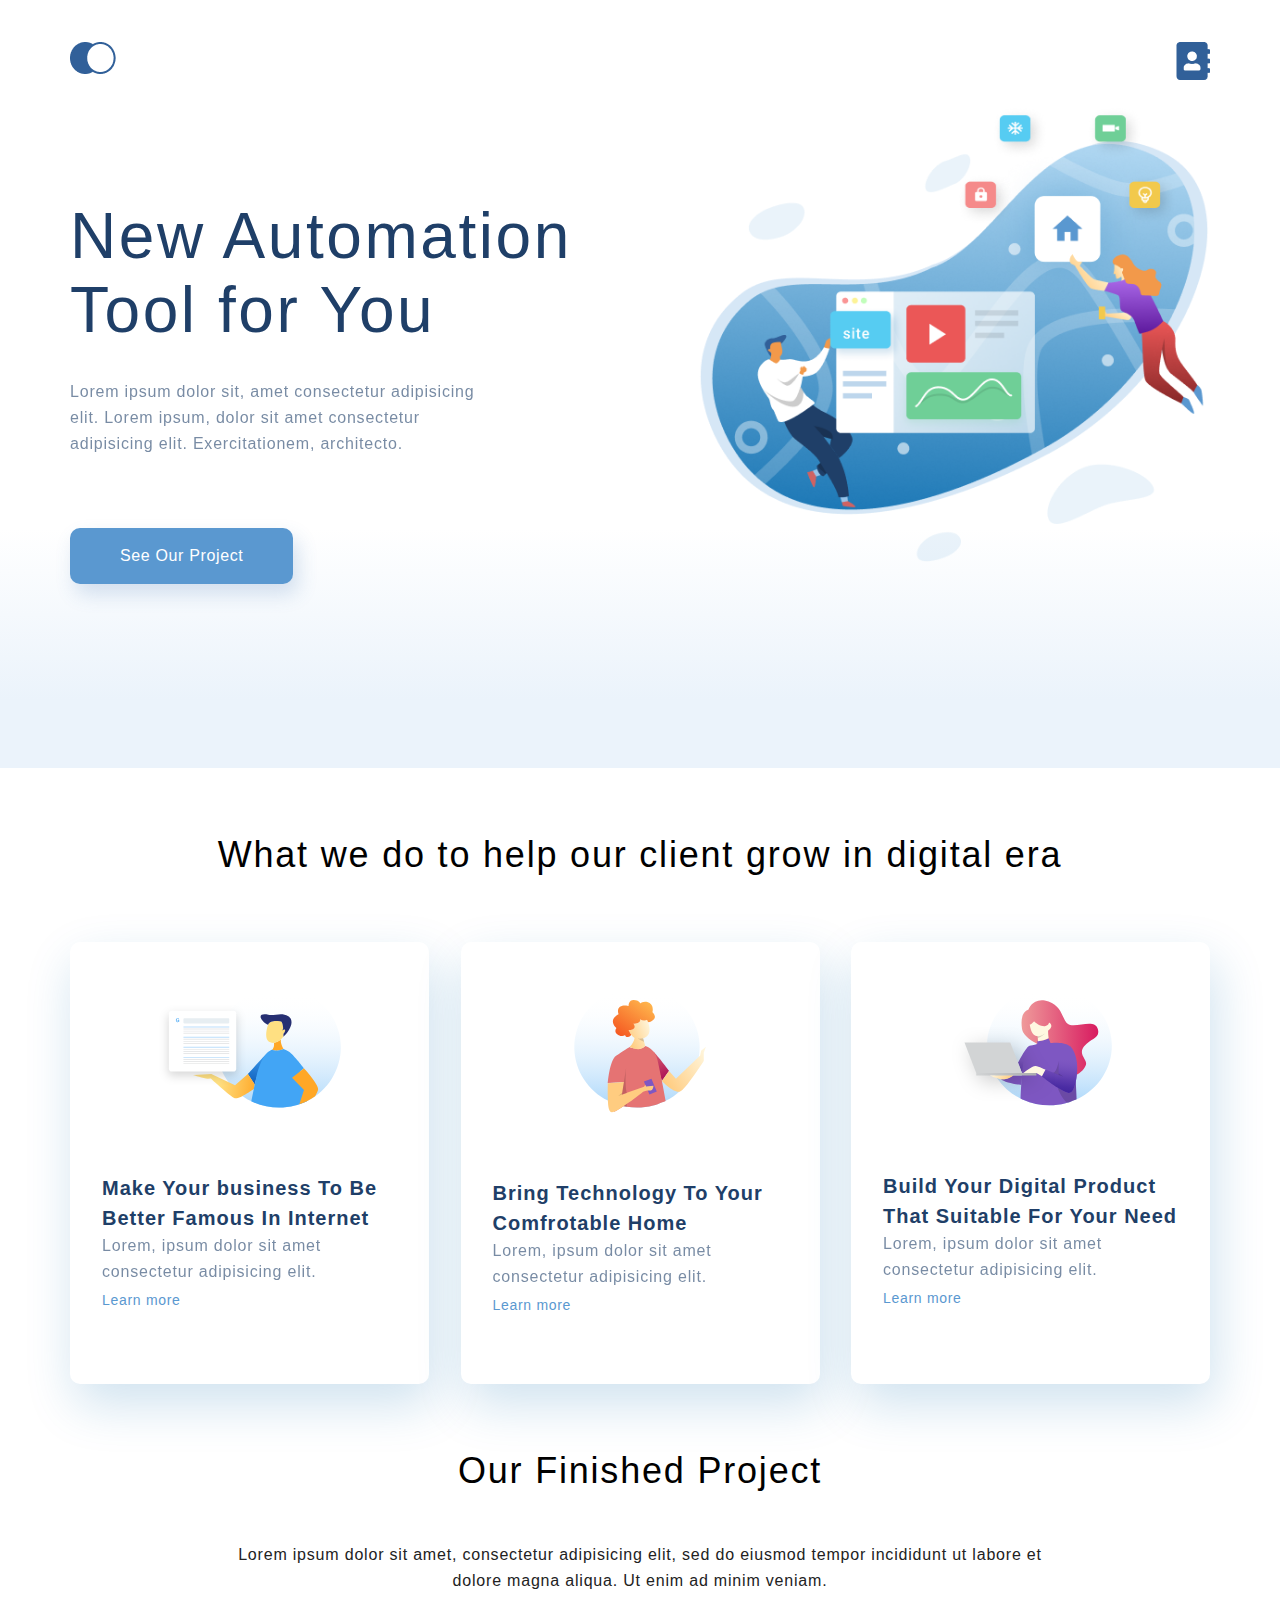
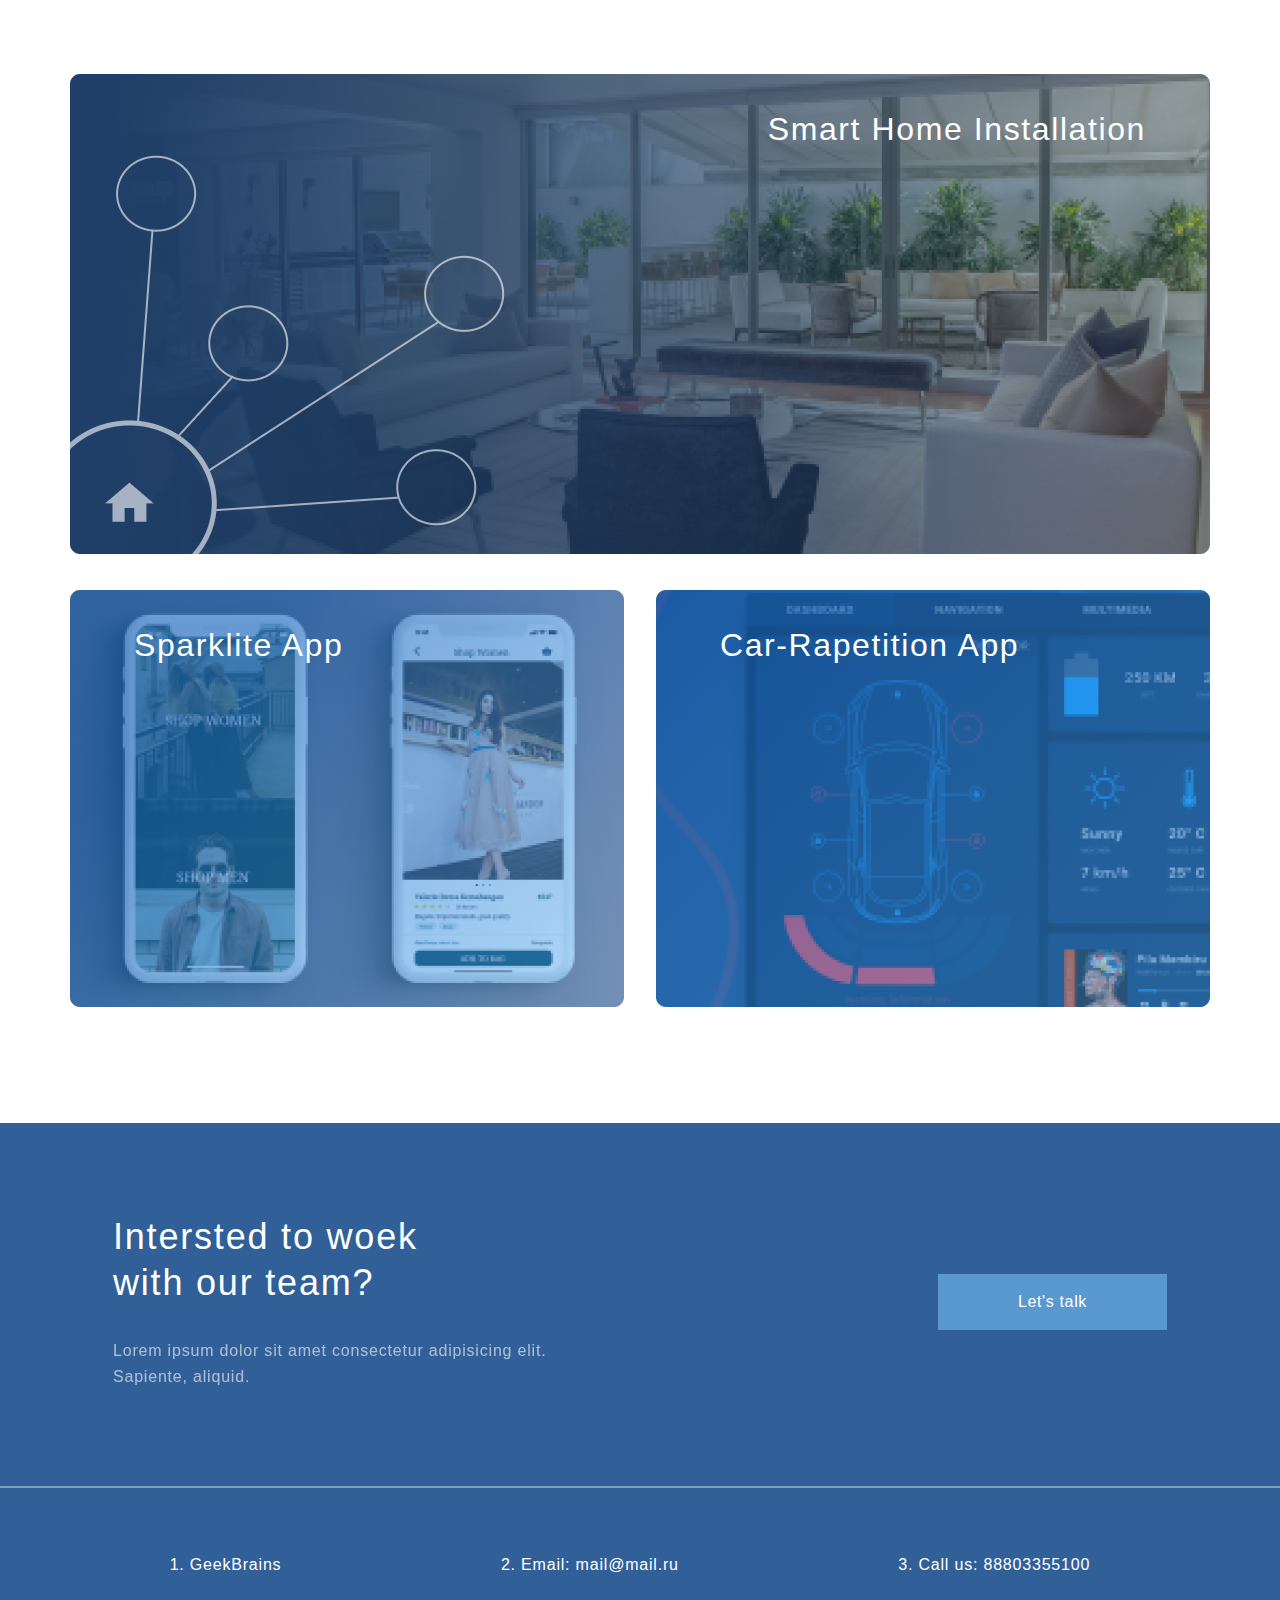
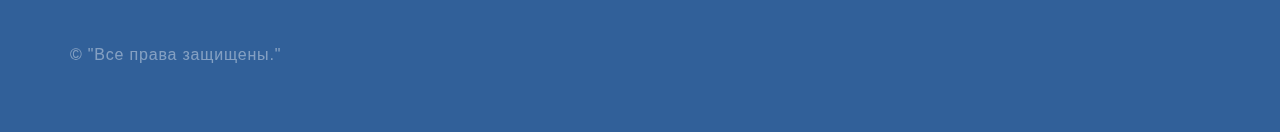
<file: index.html>
<!DOCTYPE html>
<html lang="en">
  <head>
    <meta charset="UTF-8" />
    <meta name="viewport" content="width=device-width, initial-scale=1.0" />
    <title>My first site</title>
    <link rel="stylesheet" href="style.css" />
  </head>

  <body>
    <div class="page">
      <div class="page1 container">
        <div class="wrapper">
          <div class="menu">
            <a href="index.html"><img src="logo.png" alt="Главная" /></a>
            <a href="contacts.html"
              ><img src="contacts.png" alt="Контакты"
            /></a>
          </div>
          <div class="content">
            <h1 class="heading">New Automation Tool for You</h1>
            <p class="p">
              Lorem ipsum dolor sit, amet consectetur adipisicing elit. Lorem
              ipsum, dolor sit amet consectetur adipisicing elit.
              Exercitationem, architecto.
            </p>
            <a href="#" class="content__button">See Our Project</a>
          </div>
        </div>
      </div>
    </div>

    <!-- page2 -->
    <div class="what-we-do container">
      <h3 class="heading">What we do to help our client grow in digital era</h3>
      <div class="card-box">
        <div class="card">
          <img class="card__img" src="card1.svg" alt="card1" />
          <h4 class="heading">
            Make Your business To Be Better Famous In Internet
          </h4>
          <p class="p">
            Lorem, ipsum dolor sit amet consectetur adipisicing elit.
          </p>
          <a href="#" class="card__link">Learn more</a>
        </div>
        <div class="card">
          <img class="card__img" src="card2.svg" alt="card2" />
          <h4 class="heading">Bring Technology To Your Comfrotable Home</h4>
          <p class="p">
            Lorem, ipsum dolor sit amet consectetur adipisicing elit.
          </p>
          <a href="#" class="card__link">Learn more</a>
        </div>
        <div class="card">
          <img class="card__img" src="card3.svg" alt="card3" />
          <h4 class="heading">
            Build Your Digital Product That Suitable For Your Need
          </h4>
          <p class="p">
            Lorem, ipsum dolor sit amet consectetur adipisicing elit.
          </p>
          <a href="#" class="card__link">Learn more</a>
        </div>
      </div>
    </div>
    <div class="section1 container">
      <div class="text">
        <h3 class="heading">Our Finished Project</h3>
        <p class="text_project">
          Lorem ipsum dolor sit amet, consectetur adipisicing elit, sed do
          eiusmod tempor incididunt ut labore et dolore magna aliqua. Ut enim ad
          minim veniam.
        </p>
      </div>
      <div class="project__item">
        <img class="project__img" src="project1.png" alt="project1" />
        <p class="project__text">Smart Home Installation</p>
      </div>
      <div class="project__parent">
        <div class="project__item project__item__margin">
          <img class="project__img" src="project2.png" alt="project2" />
          <p class="project__text">Sparklite App</p>
        </div>
        <div class="project__item">
          <img class="project__img" src="project3.png" alt="project3" />
          <p class="project__text">Car-Rapetition App</p>
        </div>
      </div>
    </div>
    <!-- page3 -->
    <div class="footer">
      <div class="section2">
        <div class="container">
          <div class="section-header">
            <div class="info">
              <h3 class="heading">Intersted to woek with our team?</h3>
              <p>
                Lorem ipsum dolor sit amet consectetur adipisicing elit.
                Sapiente, aliquid.
              </p>
            </div>
            <a href="#" class="contacts__button">Let's talk</a>
          </div>
        </div>
      </div>
      <p class="line"></p>
      <div class="section3 container">
        <ol class="ul__footer">
          <li>
            <a href="http://geekbrains.ru/" target="_blank">GeekBrains</a>
          </li>
          <li>
            <a href="mailto:mail@mail.ru">Email: mail@mail.ru</a>
          </li>
          <li>
            <a href="tel:88803355100">Call us: 88803355100</a>
          </li>
        </ol>
        <div class="copyright">
          <p>&copy; &quot;Все права защищены.&quot;</p>
        </div>
      </div>
    </div>
  </body>
</html>
</file>
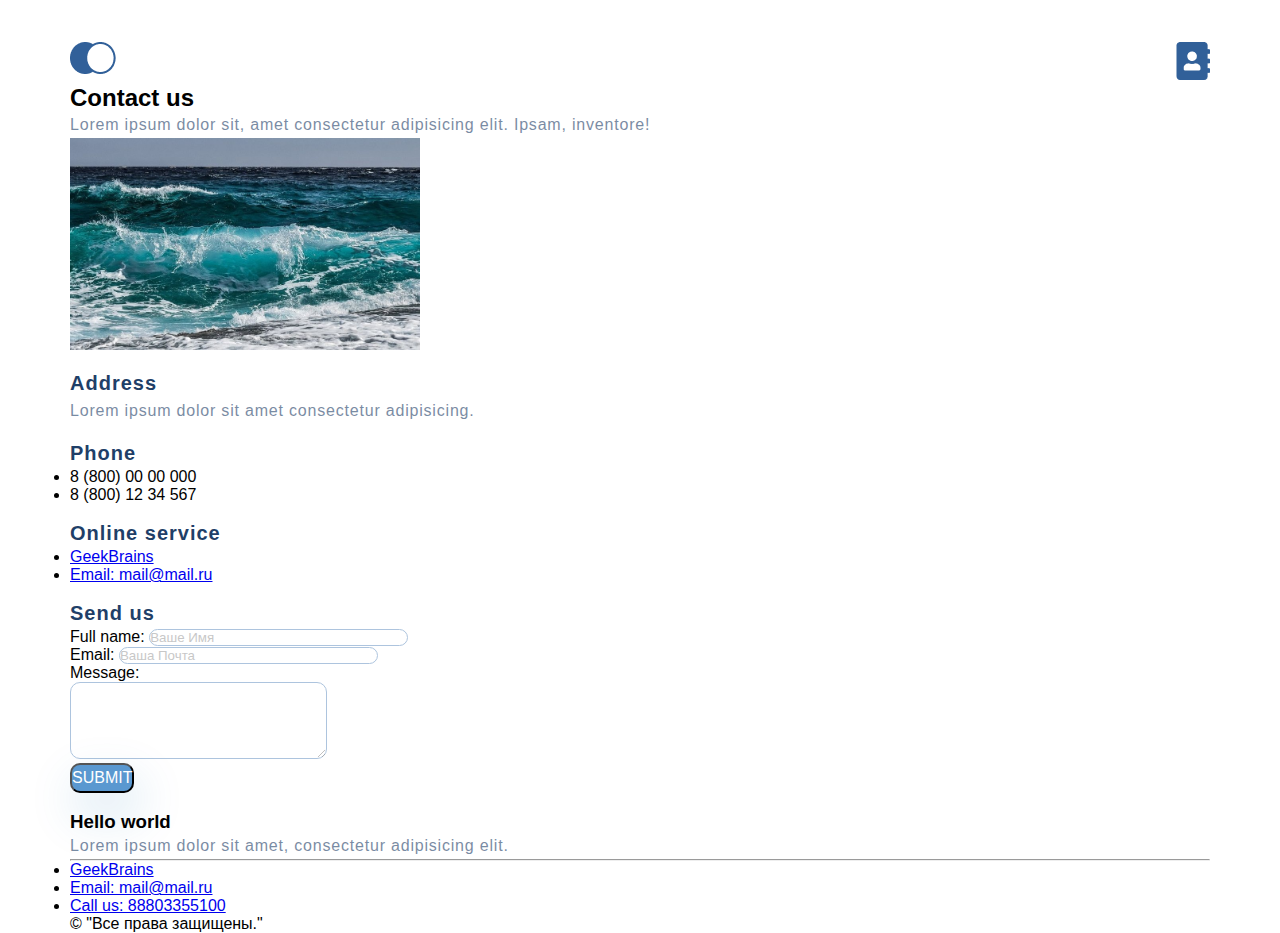
<file: contacts.html>
<!DOCTYPE html>
<html lang="en">
  <head>
    <meta charset="UTF-8" />
    <meta name="viewport" content="width=device-width, initial-scale=1.0" />
    <title>Contacts</title>
    <link rel="stylesheet" href="style.css" />
  </head>

  <body>
    <div class="contacts container">
      <div class="wrapper">
        <div class="menu">
          <a href="index.html"><img src="logo.png" alt="Главная"></a>
          <a href="contacts.html"><img src="contacts.png" alt="Контакты"></a>
        </div>

        <h2>Contact us</h2>
        <p class="p">
          Lorem ipsum dolor sit, amet consectetur adipisicing elit. Ipsam,
          inventore!
        </p>
        <img src="sea.jpg" alt="sea" width="350" />
        <h4 class="heading">Address</h4>
        <p class="p">Lorem ipsum dolor sit amet consectetur adipisicing.</p>
        <h4 class="heading">Phone</h4>
        <ul>
          <li>8 (800) 00 00 000</li>
          <li>8 (800) 12 34 567</li>
        </ul>
        <h4 class="heading">Online service</h4>
        <ul>
          <li>
            <a href="http://geekbrains.ru/" target="_blank">GeekBrains</a>
          </li>
          <li><a href="mailto:mail@mail.ru">Email: mail@mail.ru</a></li>
        </ul>
        <h4 class="heading">Send us</h4>
        <form>
          Full name:
          <input
            class="input"
            type="text"
            size="30"
            placeholder="Ваше Имя"
          /><br />
          Email:
          <input
            class="input"
            type="email"
            size="30"
            placeholder="Ваша Почта"
          /><br />
          Message: <br /><textarea class="input" cols="30" rows="5"></textarea
          ><br />
          <button class="button" type="submit">Submit</button>
        </form>
        <br />
        <script
          type="text/javascript"
          charset="utf-8"
          async
          src="https://api-maps.yandex.ru/services/constructor/1.0/js/?um=constructor%3A85554b67ac543d601ba57a8f696be1ac09b2489674e32393daa71c476ed8a729&amp;height=400&amp;lang=ru_RU&amp;scroll=true"
        ></script>

        <h3>Hello world</h3>
        <p class="p">
          Lorem ipsum dolor sit amet, consectetur adipisicing elit.
        </p>
        <hr />
        <ul>
          <li><a href="http://geekbrains.ru/" target="_blank">GeekBrains</a></li>
          <li><a href="mailto:mail@mail.ru">Email: mail@mail.ru</a></li>
          <li><a href="tel:88803355100">Call us: 88803355100</a></li>
        </ul>
        <p>&copy; &quot;Все права защищены.&quot;</p>
      </div>
    </div>
  </body>
</html>
</file>
<file: style.css>
* {
  margin: 0;
  padding: 0;
}

body {
  font-family: sans-serif;
  margin: 0;
  padding: 0;
}

.container {
  max-width: 1140px;
  margin: 0 auto;
}

.page {
  background: -webkit-gradient(linear, left bottom, left top, color-stop(8.84%, #ebf3fb), color-stop(31.12%, rgba(152, 195, 232, 0)));
  background: linear-gradient(0deg, #ebf3fb 8.84%, rgba(152, 195, 232, 0) 31.12%);
}

.page1 {
  min-height: 768px;
}

.p {
  font-size: 16px;
  line-height: 26px;
  color: #1f3f68;
  letter-spacing: 0.05em;
  opacity: 0.6;
}

h1.heading {
  width: 510px;
  font-weight: 300;
  font-size: 64px;
  line-height: 74px;
  letter-spacing: 0.04em;
  color: #1f3f68;
  margin-bottom: 32px;
}

h2.heading {
  font-weight: 500;
  font-size: 44px;
  text-align: center;
}

h3.heading {
  font-weight: 300;
  font-size: 36px;
  line-height: 46px;
  text-align: center;
  letter-spacing: 0.05em;
  color: #000000;
  padding-top: 64px;
}

h4.heading {
  font-size: 20px;
  line-height: 30px;
  color: #1f3f68;
  letter-spacing: 0.05em;
  margin-top: 14px;
}

.input {
  border: 1px solid #356ead;
  -webkit-box-sizing: border-box;
          box-sizing: border-box;
  border-radius: 10px;
  opacity: 0.4;
}

.button {
  background: #5a98d0;
  -webkit-box-shadow: 5px 20px 50px rgba(16, 112, 177, 0.2);
          box-shadow: 5px 20px 50px rgba(16, 112, 177, 0.2);
  border-radius: 10px;
  font-weight: 500;
  font-size: 16px;
  line-height: 26px;
  text-align: center;
  color: #ffffff;
  text-transform: uppercase;
}

.menu {
  display: -webkit-box;
  display: -ms-flexbox;
  display: flex;
  -webkit-box-pack: justify;
      -ms-flex-pack: justify;
          justify-content: space-between;
  padding-top: 42px;
}

.content {
  padding-top: 115px;
  -webkit-box-flex: 1;
      -ms-flex-positive: 1;
          flex-grow: 1;
  background-image: url(top_back.png);
  background-repeat: no-repeat;
  background-position: right center;
  background-size: 45%;
}

.content p {
  width: 425px;
}

.content__button {
  background: #5a98d0;
  -webkit-box-shadow: 5px 10px 20px rgba(53, 110, 173, 0.2);
          box-shadow: 5px 10px 20px rgba(53, 110, 173, 0.2);
  border-radius: 10px;
  font-size: 16px;
  line-height: 26px;
  text-align: center;
  letter-spacing: 0.04em;
  color: #ffffff;
  padding: 15px 50px;
  text-decoration: none;
  display: inline-block;
  margin-top: 71px;
}

.content h3 {
  margin-top: 21px;
  margin-bottom: 38px;
}

.content h4 {
  margin: 0 44px 0 32px;
}

.card-box {
  display: -webkit-box;
  display: -ms-flexbox;
  display: flex;
  -webkit-box-pack: justify;
      -ms-flex-pack: justify;
          justify-content: space-between;
  padding-top: 64px;
}

.card {
  width: 359px;
  padding: 44px 32px;
  -webkit-box-sizing: border-box;
          box-sizing: border-box;
  background: #ffffff;
  -webkit-box-shadow: 5px 20px 50px rgba(16, 112, 177, 0.2);
          box-shadow: 5px 20px 50px rgba(16, 112, 177, 0.2);
  border-radius: 10px;
  padding-bottom: 64px;
  display: -webkit-box;
  display: -ms-flexbox;
  display: flex;
  -webkit-box-orient: vertical;
  -webkit-box-direction: normal;
      -ms-flex-direction: column;
          flex-direction: column;
}

.card__img {
  -ms-flex-item-align: center;
      -ms-grid-row-align: center;
      align-self: center;
  margin-bottom: 51px;
}

.card__link {
  font-size: 14px;
  line-height: 30px;
  letter-spacing: 0.05em;
  color: #5a98d0;
  text-decoration: none;
}

.section1 heading {
  font-size: 16px;
  line-height: 26px;
  text-align: center;
  letter-spacing: 0.05em;
  color: #222222;
}

.text_project {
  font-size: 16px;
  line-height: 26px;
  text-align: center;
  letter-spacing: 0.05em;
  color: #222222;
  width: 75%;
  margin: 16px auto;
  padding-top: 32px;
  padding-bottom: 64px;
}

.project__parent {
  display: -webkit-box;
  display: -ms-flexbox;
  display: flex;
  -webkit-box-pack: justify;
      -ms-flex-pack: justify;
          justify-content: space-between;
  margin-top: 32px;
  margin-bottom: 112px;
}

.project__img {
  width: 100%;
}

.project__item {
  position: relative;
  -webkit-box-flex: 1;
      -ms-flex-positive: 1;
          flex-grow: 1;
}

.project__item__margin {
  margin-right: 32px;
}

.project__text {
  font-size: 32px;
  line-height: 46px;
  text-align: right;
  letter-spacing: 0.05em;
  color: #ffffff;
  position: absolute;
  right: 64px;
  top: 32px;
}

.project__parent .project__text {
  right: auto;
  left: 64px;
}

.section2 {
  color: #fff;
  background: #316099;
  padding: 91px 113px 96px 113px;
}

.info .heading {
  padding: 0;
}

.section3 {
  color: #fff;
  background: #316099;
}

.contacts__button {
  background: #5a98d0;
  font-size: 16px;
  line-height: 26px;
  text-align: center;
  letter-spacing: 0.04em;
  color: #ffffff;
  padding: 15px 80px;
  text-decoration: none;
}

.line {
  opacity: 0.4;
  border: 1px solid #ffffff;
}

.footer {
  background: #316099;
}

.ul__footer {
  font-size: 16px;
  line-height: 26px;
  letter-spacing: 0.05em;
  color: #ffffff;
  padding-top: 64px;
}

.ul__footer a {
  color: #ffffff;
  text-decoration: none;
}

.copyright {
  font-size: 16px;
  line-height: 26px;
  letter-spacing: 0.05em;
  color: #ffffff;
  opacity: 0.4;
  padding-top: 64px;
  padding-bottom: 64px;
}

.section2 h3 {
  width: 340px;
  color: #ffffff;
  margin: 0;
  margin-bottom: 32px;
}

.footer ol {
  display: -webkit-box;
  display: -ms-flexbox;
  display: flex;
  -ms-flex-pack: distribute;
      justify-content: space-around;
}

.section-header {
  display: -webkit-box;
  display: -ms-flexbox;
  display: flex;
  -webkit-box-pack: justify;
      -ms-flex-pack: justify;
          justify-content: space-between;
  -webkit-box-align: center;
      -ms-flex-align: center;
          align-items: center;
}

.section-header .info {
  max-width: 500px;
}

.section-header .info p {
  font-style: normal;
  font-weight: normal;
  font-size: 16px;
  line-height: 26px;
  letter-spacing: 0.05em;
  color: #ffffff;
  opacity: 0.6;
}

.section-header .info h3 {
  text-align: start;
}

@media (max-width: 1024px) {
  .page1 {
    padding-left: 32px;
    padding-right: 32px;
  }
  .content {
    background-position: right 150px;
  }
  .card-box {
    -webkit-box-orient: vertical;
    -webkit-box-direction: normal;
        -ms-flex-direction: column;
            flex-direction: column;
    -webkit-box-align: center;
        -ms-flex-align: center;
            align-items: center;
  }
  .card {
    margin-bottom: 32px;
  }
  .project__parent .project__text {
    left: 16px;
  }
  .section1 {
    margin: 0 32px;
  }
  .footer ol {
    -webkit-box-orient: vertical;
    -webkit-box-direction: normal;
        -ms-flex-direction: column;
            flex-direction: column;
    padding-left: 124px;
  }
  .contacts__button {
    padding: 10px 65px;
    white-space: nowrap;
  }
  .copyright {
    padding-left: 124px;
  }
}

@media (max-width: 667px) {
  .content {
    padding-top: 36px;
    display: -webkit-box;
    display: -ms-flexbox;
    display: flex;
    -webkit-box-orient: vertical;
    -webkit-box-direction: normal;
        -ms-flex-direction: column;
            flex-direction: column;
    -webkit-box-align: center;
        -ms-flex-align: center;
            align-items: center;
    background-image: none;
  }
  .menu {
    padding-top: 24px;
  }
  .page1 {
    min-height: 374px;
    padding-bottom: 41px;
    -webkit-box-sizing: border-box;
            box-sizing: border-box;
  }
  h1.heading {
    width: 100%;
    font-size: 32px;
    line-height: 37px;
    margin-bottom: 12px;
    text-align: center;
  }
  .content p {
    width: 100%;
    text-align: center;
  }
  .content__button {
    font-size: 12px;
    line-height: 26px;
    padding: 0 8px;
  }
  h3.heading {
    font-size: 24px;
    line-height: 28px;
    padding-top: 48px;
  }
  .card-box {
    padding-top: 32px;
    margin: 0 16px;
  }
  .card {
    width: 100%;
  }
  .text_project {
    width: 100%;
  }
  .project__text {
    font-size: 16px;
    line-height: 26px;
    top: 16px;
    right: 16px;
  }
  .section1 {
    margin: 32px;
  }
  .project__parent {
    -ms-flex-wrap: wrap;
        flex-wrap: wrap;
    margin-top: 16px;
  }
  .project__item__margin {
    margin-right: 0;
    margin-bottom: 16px;
  }
  .section2 {
    text-align: center;
    padding: 18px 16px 41px 16px;
  }
  .section2 h3 {
    width: 100%;
  }
  .section-header {
    display: -webkit-box;
    display: -ms-flexbox;
    display: flex;
    -webkit-box-orient: vertical;
    -webkit-box-direction: normal;
        -ms-flex-direction: column;
            flex-direction: column;
  }
  .section-header .info h3 {
    text-align: center;
  }
  .contacts__button {
    margin-top: 40px;
    padding: 5px 25px;
  }
  .copyright {
    padding: 50px;
  }
  .footer ol {
    -webkit-box-orient: vertical;
    -webkit-box-direction: normal;
        -ms-flex-direction: column;
            flex-direction: column;
    padding-left: 50px;
  }
}
/*# sourceMappingURL=style.css.map */
</file>
